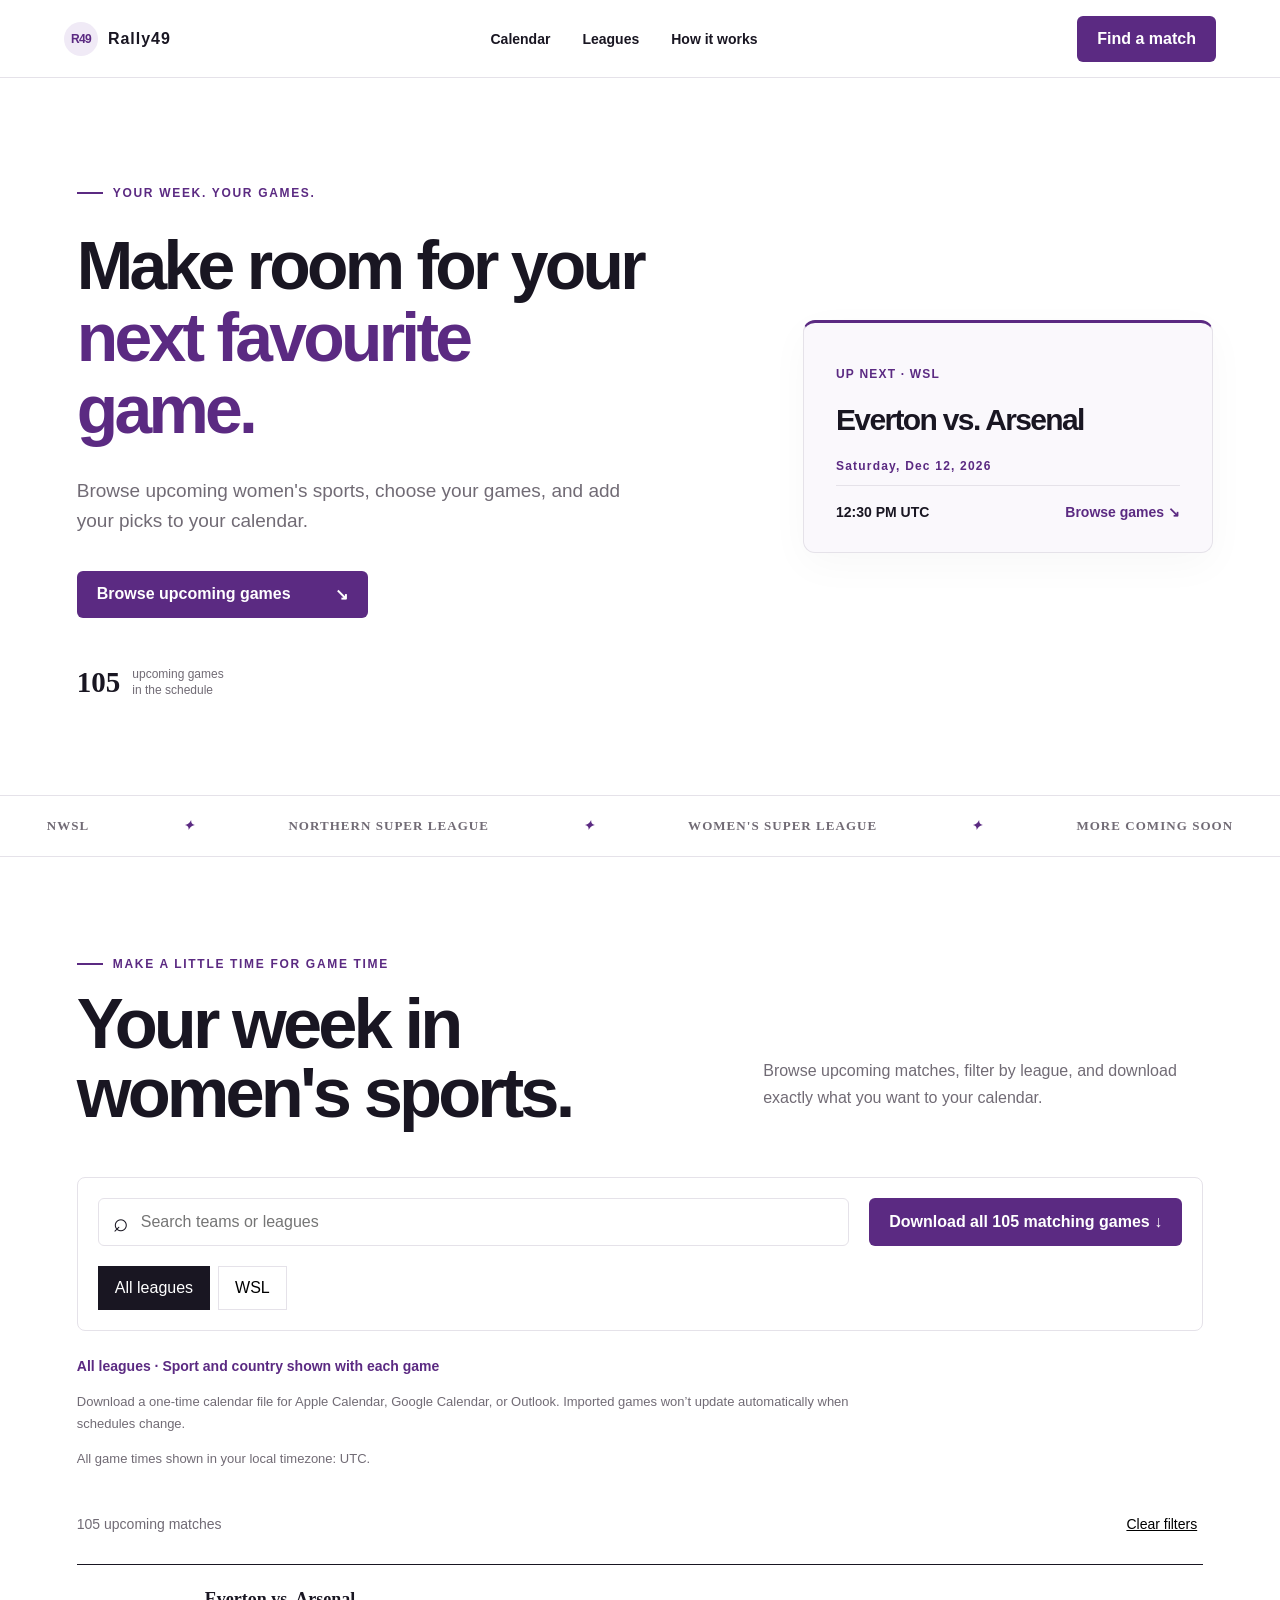
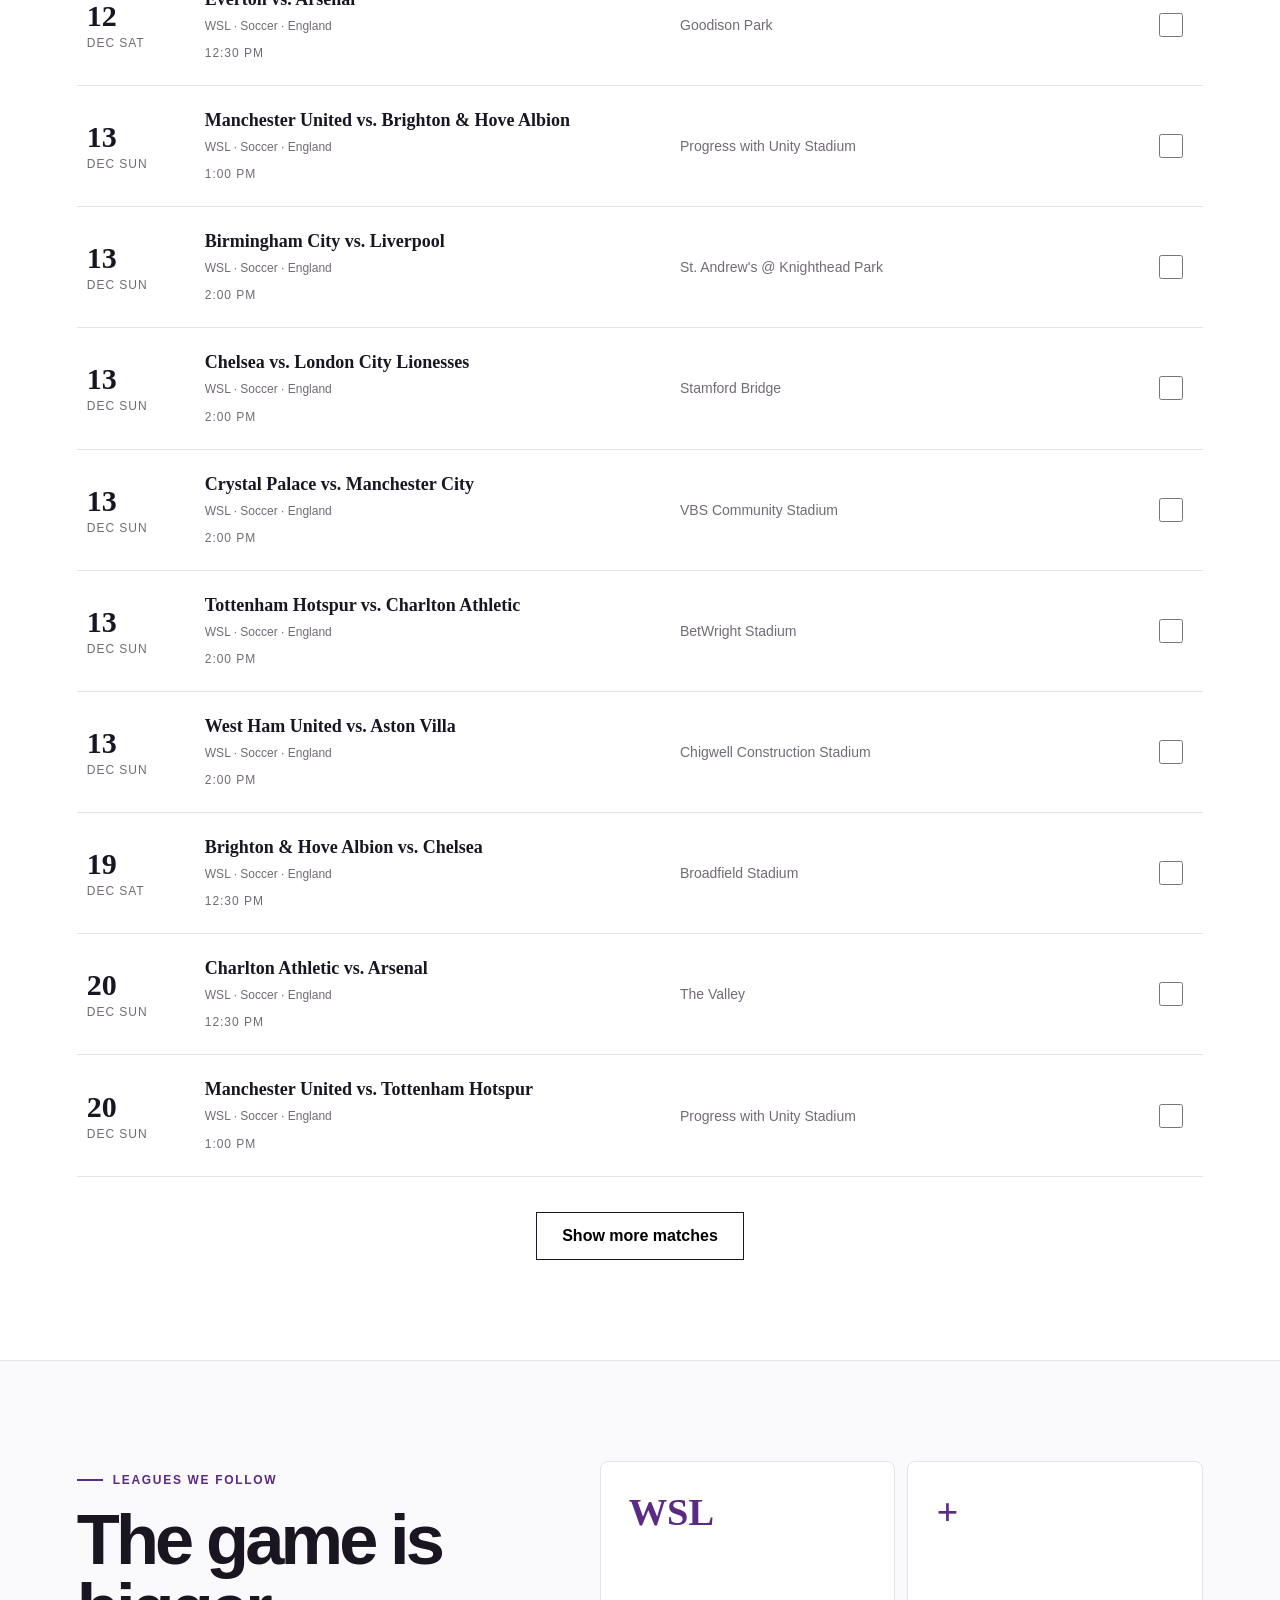
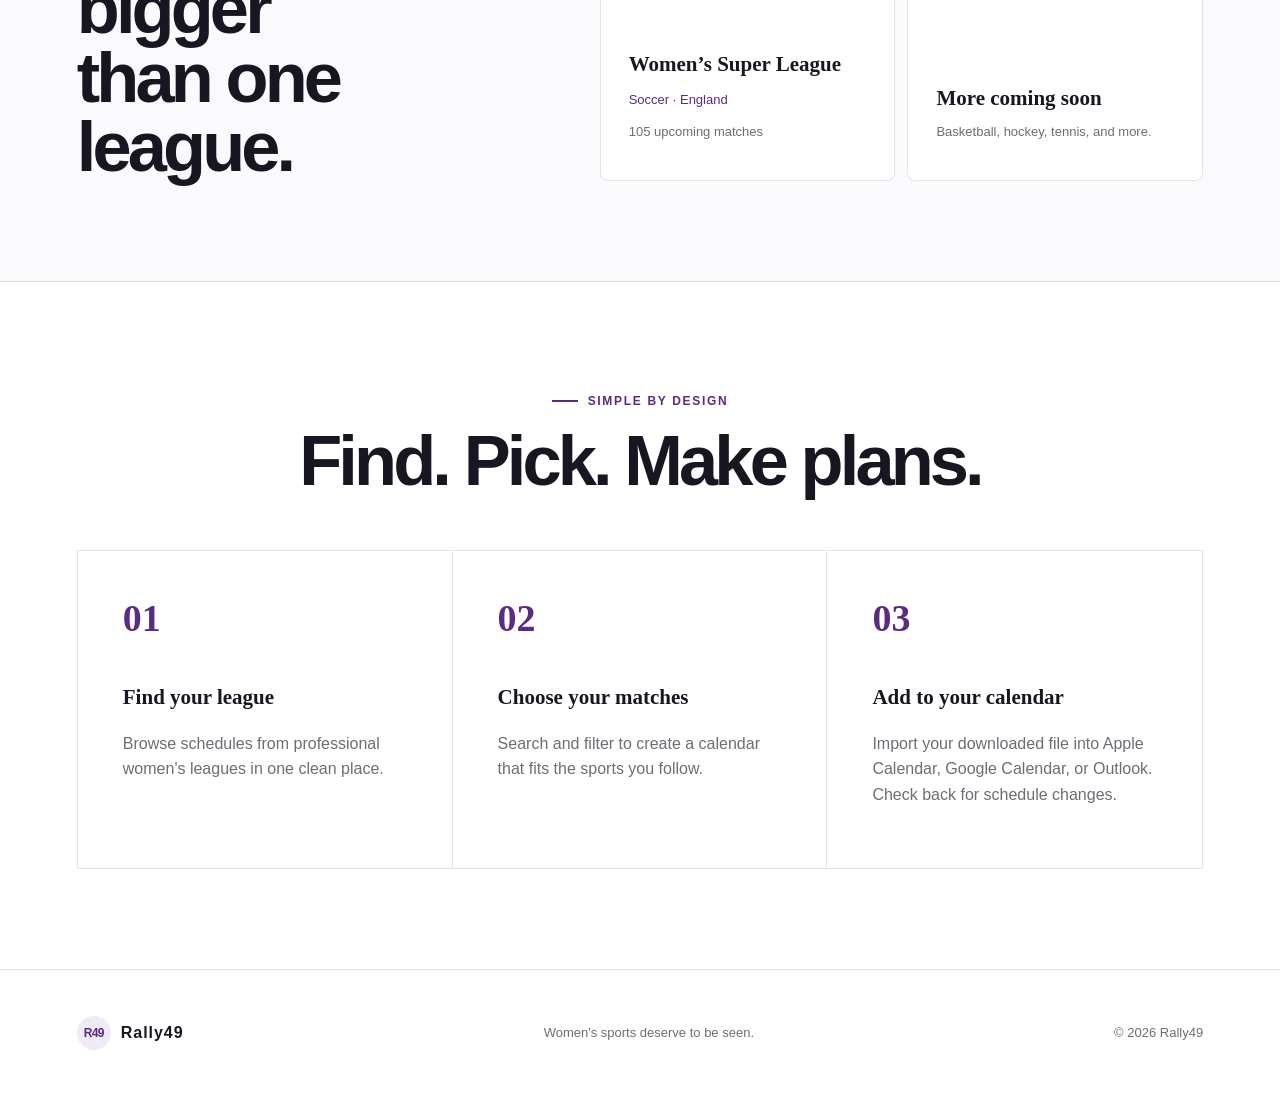
<file: website/index.html>
<!doctype html>
<html lang="en">
<head>
  <meta charset="utf-8">
  <meta name="viewport" content="width=device-width, initial-scale=1">
  <meta name="description" content="Plan your week in women's sports. Browse upcoming games, choose your favourites, and download your picks to your calendar.">
  <meta name="referrer" content="strict-origin-when-cross-origin">
  <meta http-equiv="Content-Security-Policy" content="default-src 'self'; script-src 'self'; style-src 'self' https://fonts.googleapis.com; font-src 'self' https://fonts.gstatic.com; img-src 'self' data:; object-src 'none'; base-uri 'none'; form-action 'none'">
  <title>Rally49 — Plan your week in women's sports</title>
  <link rel="preconnect" href="https://fonts.googleapis.com">
  <link rel="preconnect" href="https://fonts.gstatic.com" crossorigin>
  <link href="https://fonts.googleapis.com/css2?family=DM+Sans:wght@400;500;600;700&family=Manrope:wght@700;800&display=swap" rel="stylesheet">
  <link rel="stylesheet" href="styles.css">
</head>
<body>
  <header class="site-header">
    <a class="brand" href="#top" aria-label="Rally49 home">
      <span class="brand-mark">R49</span><span>Rally49</span>
    </a>
    <nav aria-label="Main navigation">
      <a href="#calendar">Calendar</a><a href="#leagues">Leagues</a><a href="#about">How it works</a>
    </nav>
    <a class="header-cta" href="#calendar">Find a match</a>
  </header>

  <main id="top">
    <section class="hero">
      <div class="hero-copy">
        <p class="eyebrow"><span></span> YOUR WEEK. YOUR GAMES.</p>
        <h1>Make room for your<br><em>next favourite game.</em></h1>
        <p class="hero-intro">Browse upcoming women's sports, choose your games, and add your picks to your calendar.</p>
        <a class="primary-button" href="#calendar">Browse upcoming games <span>↘</span></a>
        <div class="proof"><strong id="upcomingCount">—</strong><span>upcoming games<br>in the schedule</span></div>
      </div>
      <div class="hero-art" aria-label="Upcoming match preview">
        <article class="feature-card" id="featuredGame" aria-label="Next scheduled game">
          <p>UP NEXT</p><h2>Finding your next game…</h2>
        </article>
      </div>
    </section>

    <section class="ticker" aria-label="Featured leagues">
      <span>NWSL</span><i>✦</i><span>NORTHERN SUPER LEAGUE</span><i>✦</i><span>WOMEN'S SUPER LEAGUE</span><i>✦</i><span>MORE COMING SOON</span>
    </section>

    <section class="calendar-section" id="calendar">
      <div class="section-heading">
        <div><p class="eyebrow dark"><span></span> MAKE A LITTLE TIME FOR GAME TIME</p><h2>Your week in<br>women's sports.</h2></div>
        <p>Browse upcoming matches, filter by league, and download exactly what you want to your calendar.</p>
      </div>

      <div class="toolbar">
        <label class="search"><span>⌕</span><input id="search" type="search" placeholder="Search teams or leagues" aria-label="Search teams or leagues"></label>
        <div class="filter-group" id="leagueFilters" aria-label="Filter by league"></div>
        <button class="download-button" id="downloadCalendar" type="button" aria-describedby="downloadHelp">Download calendar</button>
      </div>

      <p class="league-summary" id="leagueSummary" role="status"></p>
      <p class="calendar-note" id="downloadHelp">Download a one-time calendar file for Apple Calendar, Google Calendar, or Outlook. Imported games won’t update automatically when schedules change.</p>
      <p class="calendar-note" id="timezoneNote"></p>
      <div class="results-meta"><p id="resultCount">Loading matches…</p><button id="clearFilters" type="button">Clear filters</button></div>
      <div class="event-list" id="eventList" aria-live="polite"></div>
      <button class="load-more" id="loadMore" type="button">Show more matches</button>
    </section>

    <section class="league-section" id="leagues">
      <div><p class="eyebrow"><span></span> LEAGUES WE FOLLOW</p><h2>The game is bigger<br>than one league.</h2></div>
      <div class="league-grid" id="leagueGrid"></div>
    </section>

    <section class="how-section" id="about">
      <p class="eyebrow dark"><span></span> SIMPLE BY DESIGN</p><h2>Find. Pick. Make plans.</h2>
      <div class="steps">
        <article><b>01</b><h3>Find your league</h3><p>Browse schedules from professional women's leagues in one clean place.</p></article>
        <article><b>02</b><h3>Choose your matches</h3><p>Search and filter to create a calendar that fits the sports you follow.</p></article>
        <article><b>03</b><h3>Add to your calendar</h3><p>Import your downloaded file into Apple Calendar, Google Calendar, or Outlook. Check back for schedule changes.</p></article>
      </div>
    </section>
  </main>
  <footer><div class="brand"><span class="brand-mark">R49</span><span>Rally49</span></div><p>Women's sports deserve to be seen.</p><p>© 2026 Rally49</p></footer>
  <script src="events.js"></script><script src="app.js"></script>
</body>
</html>
</file>
<file: website/styles.css>
:root{--ink:#191622;--purple:#5b2a82;--violet:#7745a1;--lime:#d9ff57;--cream:#fff;--white:#fff;--muted:#716b75;--line:#e5e2e9}*{box-sizing:border-box}html{scroll-behavior:smooth}body{margin:0;background:var(--cream);color:var(--ink);font-family:"DM Sans",sans-serif}a{color:inherit;text-decoration:none}button,input{font:inherit}.site-header{height:78px;display:flex;align-items:center;justify-content:space-between;padding:0 5vw;background:var(--cream);border-bottom:1px solid var(--line);position:sticky;top:0;z-index:20}.brand{display:flex;align-items:center;gap:10px;font-family:Manrope,sans-serif;font-weight:800;letter-spacing:.06em}.brand-mark{display:grid;place-items:center;width:34px;height:34px;background:var(--lime);color:var(--purple);border-radius:50%;font-size:12px;letter-spacing:-.06em}.site-header nav{display:flex;gap:32px;font-weight:600;font-size:14px}.site-header nav a:hover{color:var(--purple)}.header-cta,.primary-button,.download-button{border:0;background:var(--lime);color:var(--ink);font-weight:700;padding:14px 20px;border-radius:2px;cursor:pointer}.hero{min-height:680px;display:grid;grid-template-columns:1.05fr .95fr;background:var(--purple);color:#fff;overflow:hidden}.hero-copy{padding:105px 6vw 70px}.eyebrow{display:flex;align-items:center;gap:10px;font-size:12px;font-weight:700;letter-spacing:.14em}.eyebrow span{width:26px;height:2px;background:var(--lime)}.eyebrow.dark{color:var(--purple)}.eyebrow.dark span{background:var(--purple)}h1,h2{font-family:Manrope,sans-serif;letter-spacing:-.055em}h1{font-size:clamp(64px,7vw,108px);line-height:.91;margin:30px 0}h1 em{font-style:normal;color:var(--lime)}.hero-intro{font-size:19px;line-height:1.6;max-width:590px;color:#e4d9ec;margin-bottom:34px}.primary-button{display:inline-flex;gap:44px;align-items:center}.proof{display:flex;gap:12px;align-items:center;margin-top:48px}.proof strong{font:800 29px Manrope}.proof span{font-size:12px;color:#cbb9d6;line-height:1.4}.hero-art{position:relative;display:grid;place-items:center;background:var(--violet);overflow:hidden}.orbit{position:absolute;border:1px solid rgba(255,255,255,.18);border-radius:50%}.orbit-one{width:550px;height:550px}.orbit-two{width:730px;height:730px}.hero-badge{position:absolute;top:70px;right:55px;width:78px;height:78px;border-radius:50%;display:grid;place-items:center;background:var(--lime);color:var(--ink);font-weight:800;font-size:12px;transform:rotate(8deg)}.feature-card{position:relative;width:min(390px,76%);padding:36px;background:var(--cream);color:var(--ink);box-shadow:18px 18px 0 var(--lime);transform:rotate(-2deg)}.feature-card>p{font-size:12px;font-weight:800;color:var(--purple);letter-spacing:.1em}.sport-icon{font-size:35px}.feature-card h2{font-size:32px;line-height:1.14;margin:22px 0}.feature-card h2 small{font:500 14px "DM Sans";color:var(--muted)}.feature-card div{border-top:1px solid var(--line);padding-top:18px;display:flex;justify-content:space-between;font-weight:700}.ticker{height:62px;background:var(--lime);display:flex;align-items:center;justify-content:space-around;font:800 13px Manrope;letter-spacing:.08em;white-space:nowrap;overflow:hidden}.ticker i{color:var(--purple)}.calendar-section{padding:100px 6vw}.section-heading{display:flex;align-items:end;justify-content:space-between;margin-bottom:50px}.section-heading h2,.league-section h2,.how-section h2{font-size:clamp(44px,5.5vw,76px);line-height:.98;margin:18px 0 0}.section-heading>p{max-width:440px;color:var(--muted);line-height:1.7}.toolbar{display:grid;grid-template-columns:1.2fr auto auto;gap:16px;padding:18px;background:#fff;border:1px solid var(--line)}.search{display:flex;align-items:center;gap:10px;border:1px solid var(--line);padding:0 14px}.search span{font-size:26px}.search input{border:0;outline:0;width:100%;background:transparent}.filter-group{display:flex;gap:8px}.filter{border:1px solid var(--line);background:transparent;padding:12px 16px;cursor:pointer}.filter.active{background:var(--ink);color:#fff;border-color:var(--ink)}.download-button{background:var(--purple);color:#fff}.results-meta{display:flex;justify-content:space-between;margin:32px 0 18px;color:var(--muted);font-size:14px}.results-meta button{border:0;background:none;text-decoration:underline;cursor:pointer}.event-list{border-top:1px solid var(--ink)}.event{display:grid;grid-template-columns:90px 1fr 1fr 150px 38px;align-items:center;gap:28px;padding:24px 10px;border-bottom:1px solid var(--line);transition:.2s}.event:hover{background:#fff;padding-left:20px;padding-right:20px}.date-block strong{font:800 30px Manrope;display:block}.date-block span,.event-time,.league-label{font-size:12px;text-transform:uppercase;letter-spacing:.08em;color:var(--muted)}.event h3{font:700 18px Manrope;margin:0}.event-location{font-size:14px;color:var(--muted)}.league-label{font-weight:700;color:var(--purple)}.select-event{width:24px;height:24px;accent-color:var(--purple)}.load-more{display:block;margin:35px auto 0;padding:14px 25px;border:1px solid var(--ink);background:transparent;font-weight:700;cursor:pointer}.empty{padding:80px;text-align:center;color:var(--muted)}.league-section{display:grid;grid-template-columns:.85fr 1.15fr;gap:6vw;background:var(--purple);color:#fff;padding:100px 6vw}.league-grid{display:grid;grid-template-columns:1fr 1fr;gap:12px}.league-card{background:#fff;color:var(--ink);padding:28px;min-height:210px;display:flex;flex-direction:column;justify-content:space-between}.league-card:nth-child(2){background:var(--lime)}.league-card b{font:800 42px Manrope;color:var(--purple)}.league-card h3{font:800 21px Manrope;margin:0}.league-card p{color:var(--muted);font-size:13px}.how-section{padding:100px 6vw;text-align:center}.how-section .eyebrow{justify-content:center}.steps{display:grid;grid-template-columns:repeat(3,1fr);margin-top:55px;border:1px solid var(--line)}.steps article{padding:45px;text-align:left;border-right:1px solid var(--line)}.steps article:last-child{border:0}.steps b{font:800 38px Manrope;color:var(--purple)}.steps h3{font:800 21px Manrope;margin-top:45px}.steps p{color:var(--muted);line-height:1.6}footer{background:var(--ink);color:#fff;padding:42px 6vw;display:flex;align-items:center;justify-content:space-between}footer p{color:#aaa3ac;font-size:13px}@media(max-width:900px){.site-header nav{display:none}.hero{grid-template-columns:1fr}.hero-art{min-height:540px}.toolbar{grid-template-columns:1fr}.filter-group{overflow:auto}.section-heading,.league-section{grid-template-columns:1fr;display:grid}.event{grid-template-columns:70px 1fr 30px}.event-location,.league-label{display:none}.steps{grid-template-columns:1fr}.steps article{border-right:0;border-bottom:1px solid var(--line)}}@media(max-width:560px){.site-header{padding:0 20px}.header-cta{display:none}.hero-copy,.calendar-section,.league-section,.how-section{padding:70px 24px}h1{font-size:58px}.hero{min-height:auto}.hero-art{min-height:460px}.feature-card{width:76%;padding:26px}.ticker{gap:28px;justify-content:flex-start;padding:0 20px}.section-heading h2,.league-section h2,.how-section h2{font-size:44px}.league-grid{grid-template-columns:1fr}.event{gap:12px}.event-time{display:block;margin-top:8px}.event h3{font-size:15px}.steps article{padding:30px}footer{align-items:flex-start;gap:24px;flex-direction:column}}

/* Rally49: open white surfaces with restrained purple accents. */
.hero{background:#fff;color:var(--ink);min-height:620px;grid-template-columns:1.15fr .85fr}
.hero-copy{padding:96px 6vw}
h1{font-size:clamp(48px,5.3vw,78px);line-height:1.06}
h1 em{color:var(--purple)}
.hero-intro,.proof span{color:var(--muted)}
.eyebrow{color:var(--purple)}
.eyebrow span{background:var(--purple)}
.header-cta,.primary-button{background:var(--purple);color:#fff;border-radius:6px}
.brand-mark{background:#f0eaf6}
.hero-art{background:#fff;padding:48px 32px}
.feature-card{width:100%;max-width:410px;background:#faf8fc;border:1px solid var(--line);border-top:3px solid var(--purple);border-radius:12px;box-shadow:0 12px 40px #19162208;transform:none;padding:32px}
.feature-card h2{font-size:30px;overflow-wrap:anywhere}
.feature-card div{gap:16px;flex-wrap:wrap;font-size:14px}
.feature-card a{color:var(--purple)}
.ticker{background:#fff;border-top:1px solid var(--line);border-bottom:1px solid var(--line);color:var(--muted)}
.calendar-section{padding-top:88px}
.toolbar{grid-template-columns:minmax(180px,1fr) auto;border-radius:8px;padding:20px;gap:20px}
.filter-group{grid-row:2;grid-column:1 / -1;flex-wrap:wrap}
.search{min-height:48px;border-radius:6px;min-width:0}
.download-button{border-radius:6px}
.download-button:disabled{opacity:.5;cursor:default}
.calendar-note{color:var(--muted);font-size:13px;line-height:1.65;max-width:780px;margin:14px 0 0}
.event:hover{background:#faf8fc}
.league-section{background:#faf9fc;color:var(--ink);border-top:1px solid var(--line);border-bottom:1px solid var(--line)}
.league-card,.league-card:nth-child(2){background:#fff;border:1px solid var(--line);border-radius:8px}
.league-card b{font-size:clamp(24px,3vw,42px);overflow-wrap:anywhere}
footer{background:#fff;color:var(--ink);border-top:1px solid var(--line)}
footer p{color:var(--muted)}
:focus-visible{outline:3px solid var(--purple);outline-offset:4px}
.search:focus-within{outline:2px solid var(--purple);outline-offset:2px}
section[id]{scroll-margin-top:96px}
@media(max-width:900px){.hero{grid-template-columns:1fr}.hero-copy{padding-bottom:32px}.hero-art{min-height:0;padding:24px 6vw 64px;justify-items:start}.feature-card{max-width:560px}.toolbar{grid-template-columns:1fr}.filter-group{grid-row:auto;grid-column:auto}.download-button{white-space:normal}}
@media(max-width:560px){.hero-copy{padding:64px 24px 24px}h1{font-size:46px}.hero-art{padding:16px 24px 56px}.feature-card{padding:24px}.feature-card h2{font-size:26px}.filter{padding:10px 12px}.empty{padding:48px 20px}.results-meta{gap:12px}.event-time{display:block;margin-top:8px;line-height:1.5}}

/* League identity is visible on every screen, with supplementary filter hints. */
.league-filter-wrap{position:relative;display:inline-flex}
.league-tooltip{display:none;position:absolute;top:100%;left:0;z-index:30;width:260px;max-width:70vw;padding:12px 14px;border:1px solid var(--line);border-radius:6px;background:#fff;color:var(--ink);box-shadow:0 6px 20px #19162214;font-size:13px;line-height:1.6}
.league-filter-wrap:hover .league-tooltip,.league-filter-wrap:focus-within .league-tooltip{display:block}
.filter-group{overflow:visible}
.league-summary{font-size:14px;font-weight:600;color:var(--purple);margin:24px 0 0;line-height:1.6}
.event-league{display:block;font-size:12px;color:var(--muted);line-height:1.6;margin:7px 0}
.event{grid-template-columns:90px minmax(0,1fr) minmax(0,1fr) 38px}
.league-card .league-details{color:var(--purple);line-height:1.6}
@media(max-width:900px){.event{grid-template-columns:70px minmax(0,1fr) 30px}}
@media(max-width:560px){.league-filter-wrap{position:static}.filter-group{position:relative}.league-tooltip{max-width:100%;width:100%;box-sizing:border-box}}
</file>
